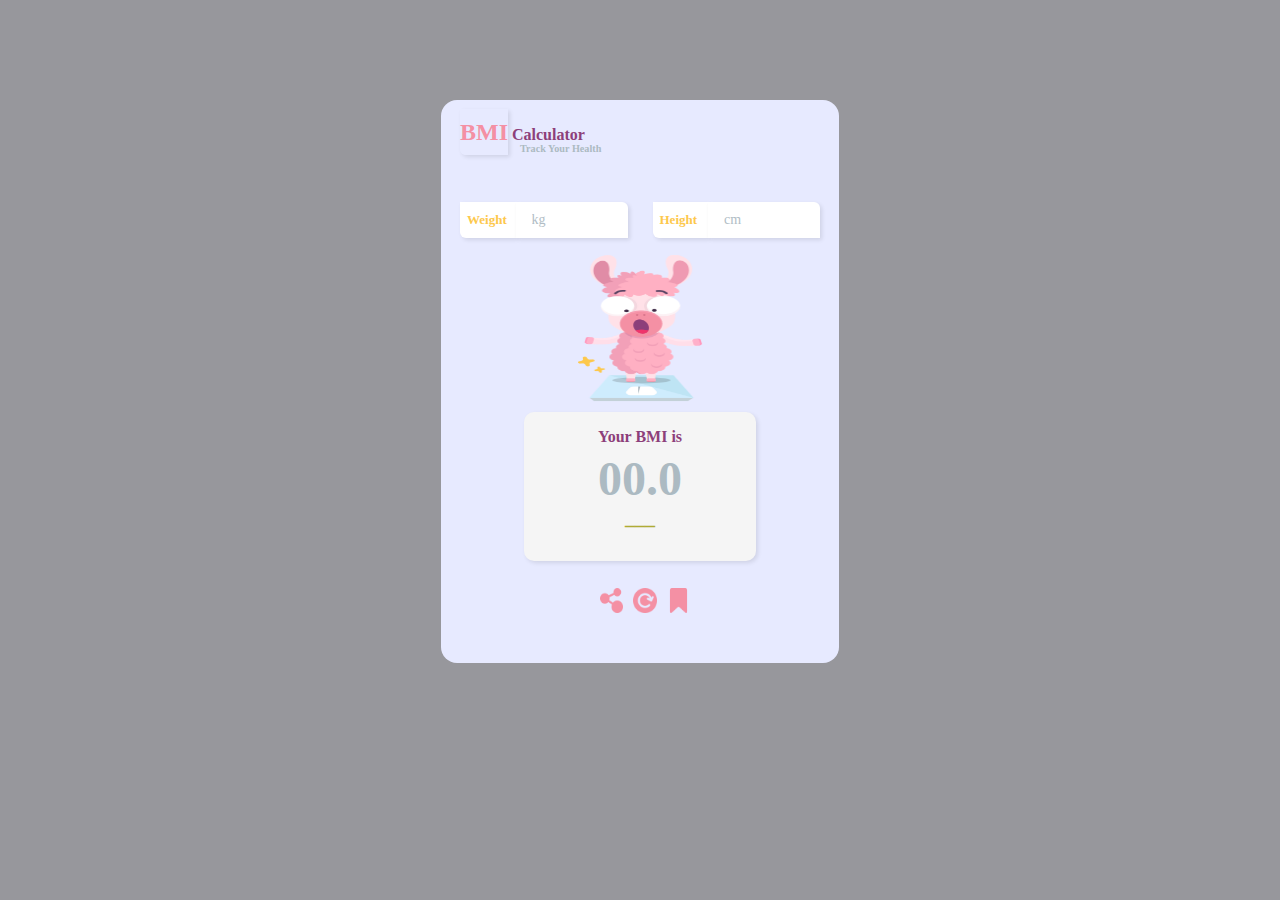
<file: BMI-Calculator/index.html>
<!DOCTYPE html>
<html lang="en">
  <head>
    <meta charset="UTF-8" />
    <meta http-equiv="X-UA-Compatible" content="IE=edge" />
    <meta name="viewport" content="width=device-width, initial-scale=1.0" />
    <link rel="stylesheet" href="style.css" />
    <title>Document</title>
  </head>
  <body>
    <div class="wrapper">
      <header>
        <h4><span class="title">BMI</span> Calculator</h4>
        <h5>Track Your Health</h5>
      </header>

      <section class="inputWrapper">
        <span for="weight">Weight</span>
        <input
          class="input1"
          type="tel"
          id="weight"
          name="weight"
          placeholder="kg"
        />
        <span for="height">Height</span>
        <input
          class="input2"
          type="tell"
          id="height"
          name="height"
          placeholder="cm"
        />
      </section>

      <div id="sticker-container"> 
        <img id="sticker" class="sticker" src="img/weight.png">
      </div>

      <section class="bmi">
        <h4 class="yourBmi">Your BMI is</h4>
        <h1 id="result">00.0</h1>
        <h4 id="range">___</h4>
      </section>

      <footer>
        <img class="actionButton" src="img/share (6).png" />
        <img
          class="actionButton"
          id="reloadButton"
          src="img/reloading (6).png"
        />
        <img class="actionButton" src="img/bookmark (6).png" />
      </footer>

      <div></div>
      <script src="script.js"></script>
    </div>
  </body>
</html>
</file>
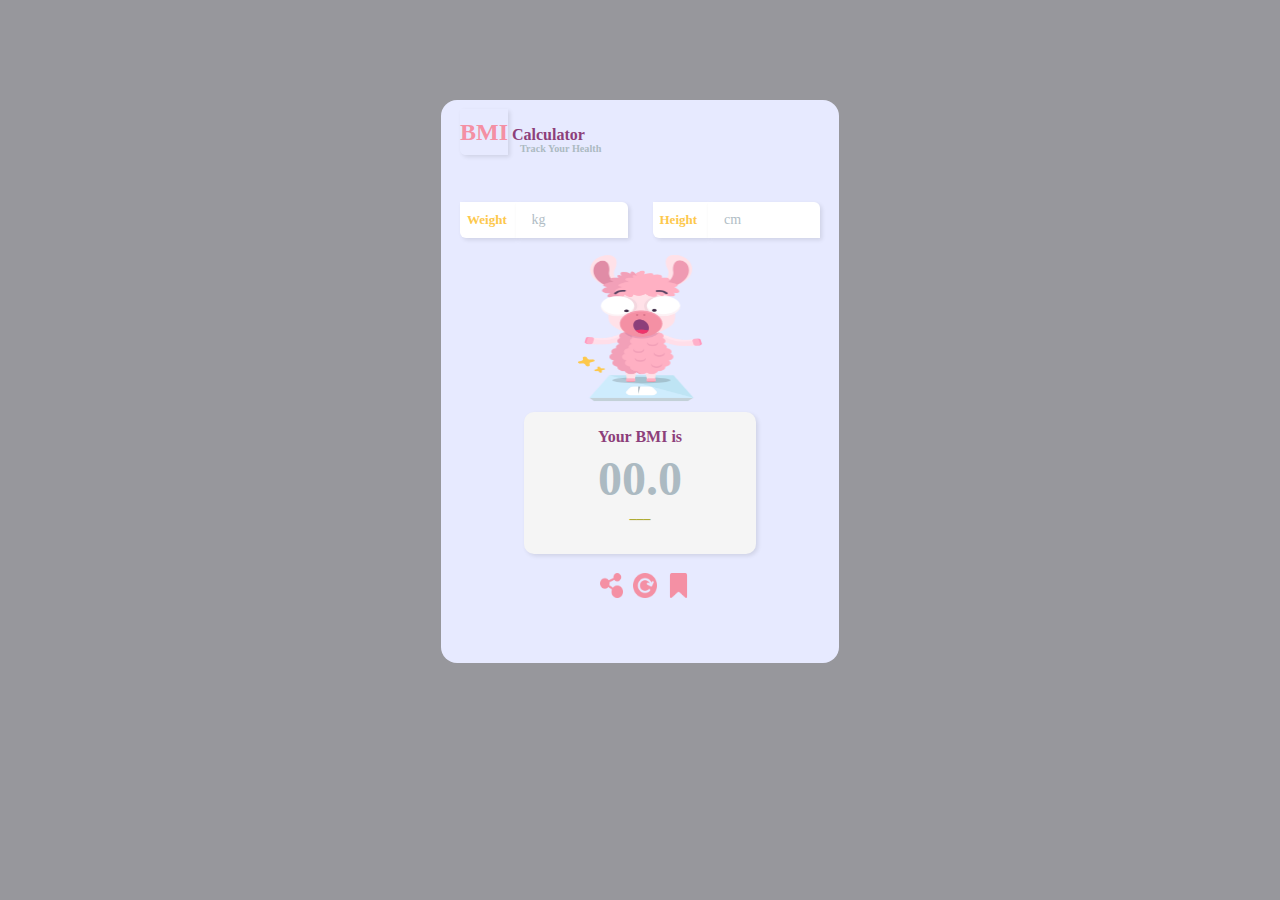
<file: BMI/index.html>
<!DOCTYPE html>
<html lang="en">
  <head>
    <meta charset="UTF-8" />
    <meta http-equiv="X-UA-Compatible" content="IE=edge" />
    <meta name="viewport" content="width=device-width, initial-scale=1.0" />
    <link rel="stylesheet" href="style.css" />
    <title>Document</title>
  </head>
  <body>
    <div class="wrapper">
      <header>
        <h4><span class="title">BMI</span> Calculator</h4>
        <h5>Track Your Health</h5>
      </header>

      <section class="inputWrapper">
        <span for="weight">Weight</span>
        <input
          class="input1"
          type="tel"
          id="weight"
          name="weight"
          placeholder="kg"
        />
        <span for="height">Height</span>
        <input
          class="input2"
          type="tell"
          id="height"
          name="height"
          placeholder="cm"
        />
      </section>

        <img class="sticker" src="img/weight.png">

      <section class="bmi">
        <h4 class="yourBmi">Your BMI is</h4>
        <h1 id="result">00.0</h1>
        <h4 id="range">___</h4>
      </section>

      <footer>
        <img class="actionButton" src="img/share (6).png" />
        <img
          class="actionButton"
          id="reloadButton"
          src="img/reloading (6).png"
        />
        <img class="actionButton" src="img/bookmark (6).png" />
      </footer>

      <div></div>
      <script src="script.js"></script>
    </div>
  </body>
</html>
</file>
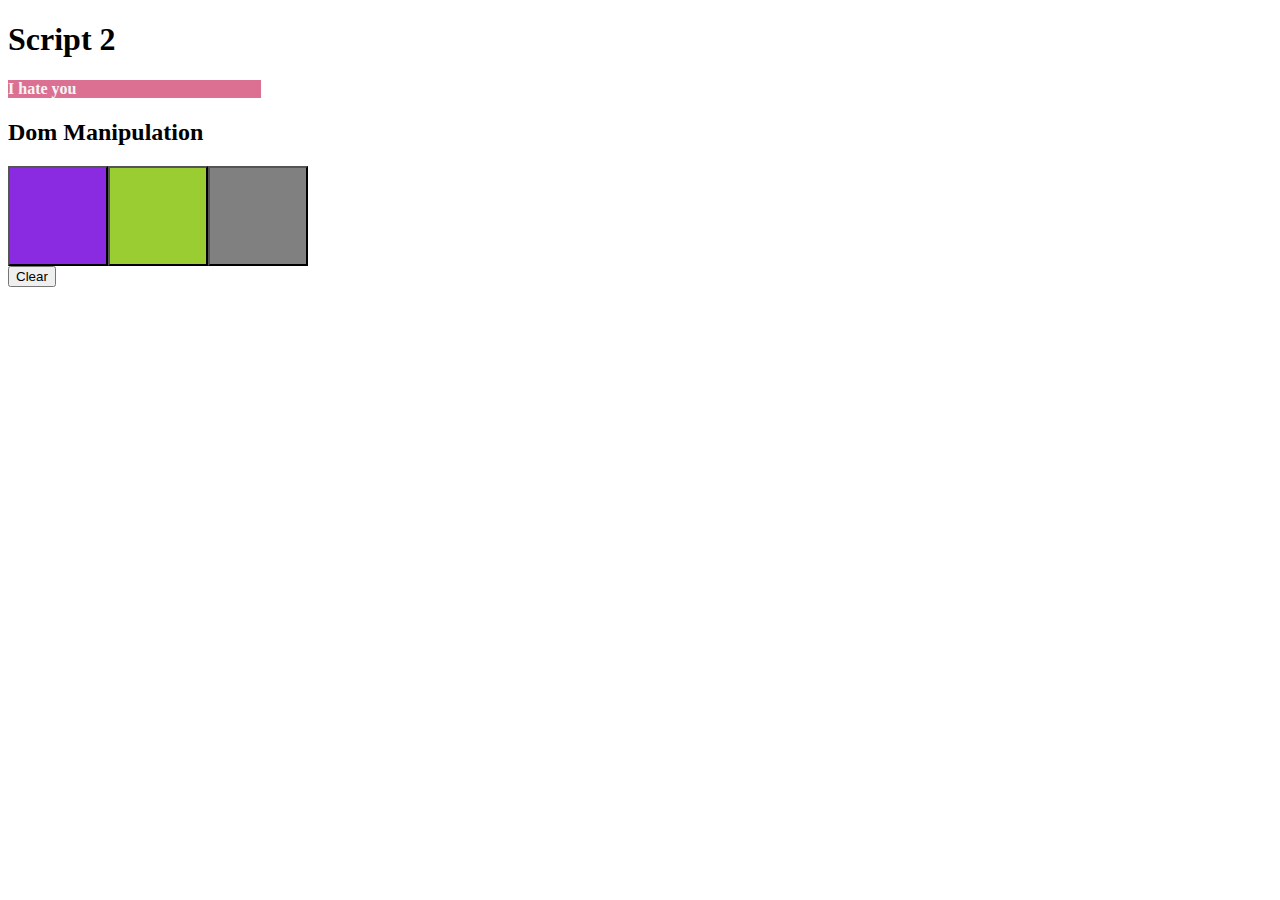
<file: color-counter/index.html>
<!DOCTYPE html>
<html lang="en">
<head>
    <meta charset="UTF-8">
    <meta http-equiv="X-UA-Compatible" content="IE=edge">
    <meta name="viewport" content="width=device-width, initial-scale=1.0">
    <title>Document</title>
</head>
<body>
    <h1>Script 2</h1>
    <div id="something" style="color: whitesmoke; width: 20%;"></div>
        <h2>Dom Manipulation</h2>
    </div>

    <div style="display: flex;">

        <button class="colorItem" id="blueviolet" style="width: 100px; height: 100px; background-color: blueviolet;" value="blueviolet"></button>

        <button class="colorItem" id="yellowgreen" style="width: 100px; height: 100px; background-color: yellowgreen;" value="yellowgreen"></button>

        <button class="colorItem" id="gray" style="width: 100px; height: 100px; background-color: gray;" value="gray"></button>
    </div>
    <button id="clearCount">Clear</button>


    <script src="script.js"></script>
</body>
</html>
</file>
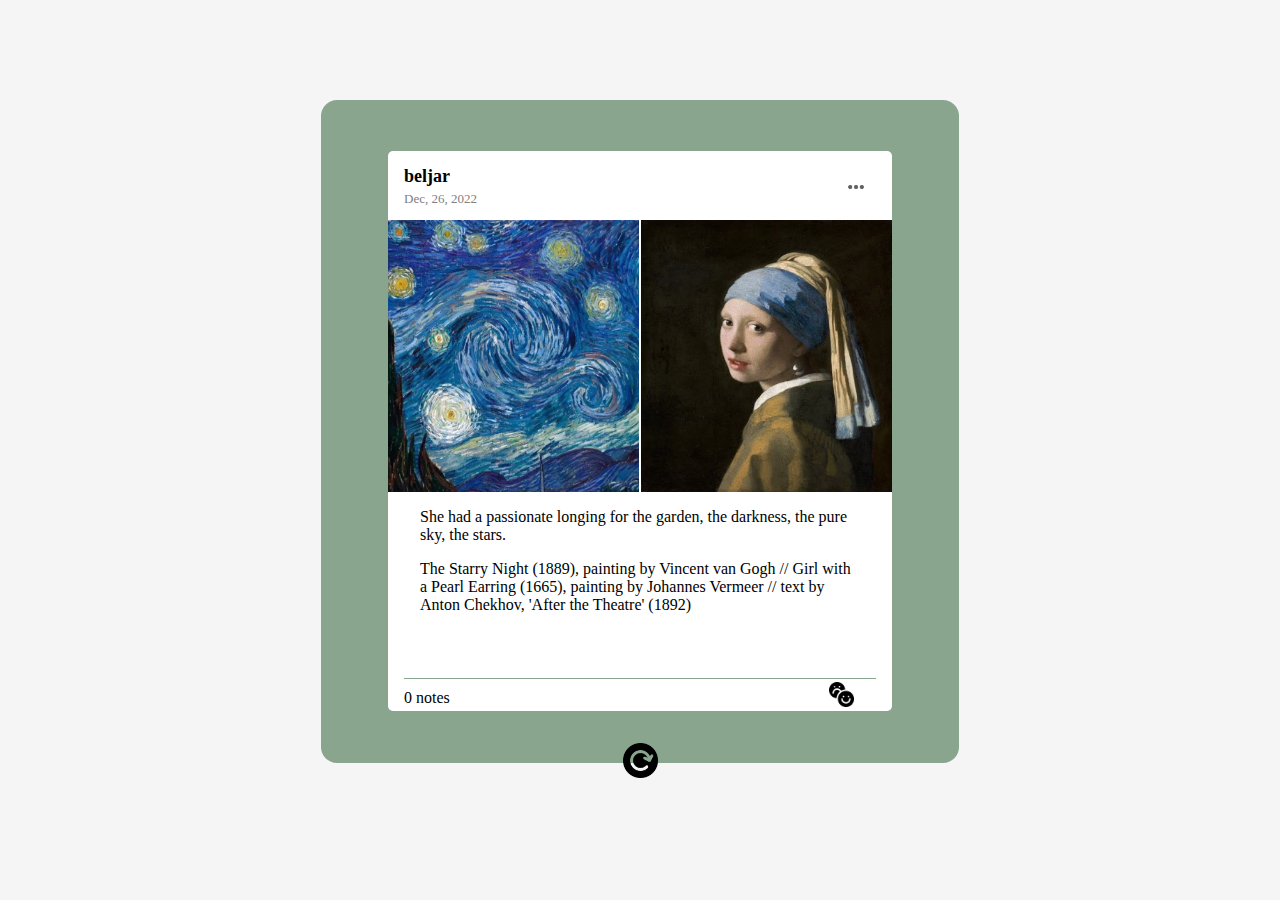
<file: reaction-bar/index.html>
<!DOCTYPE html>
<html lang="en">
<head>
    <meta charset="UTF-8">
    <meta http-equiv="X-UA-Compatible" content="IE=edge">
    <meta name="viewport" content="width=device-width, initial-scale=1.0">
    <link href="style.css" rel="stylesheet">
    <title>Document</title>
</head>
<body>
    <section class="wrapper">

        <div class="post">
            <header>
                <div class="right-header">
                    <h2 class="user-name">beljar</h2>
                    <p class="date">Dec, 26, 2022</p>
                </div>
                <img class="left-header" src="img/more.png">
            </header>

            <section class="images">
                <img class="image" src="img/tumblr_starynight.jpg">
                <img class="image" src="img/tumblr_girl.jpg">
            </section>

            <section class="text">
               <p>She had a passionate longing for the garden, the darkness, the pure sky, the stars.</p>
               <p>The Starry Night (1889), painting by Vincent van Gogh // Girl with a Pearl Earring (1665), painting by Johannes Vermeer // text by Anton Chekhov, 'After the Theatre' (1892)</p>
            </section>


        
            <footer class="reaction-bar" id="reaction-bar">

                <div class="right-footer">
                <span id="reaction-count">0 notes</span>
                </div>

                <div class="left-footer">
                    <img class="allReactions" src="img/allemotion.png">

                    <div class="hidden2">
                        <div class="reaction-wrapper">
                          <img src="img/love (1).png" class="reaction" alt="love" data-reaction="love" value="love">
                          <span class="icon-count" id="love-icon">0</span>
                        </div>
                        <div class="reaction-wrapper">
                          <img src="img/woww.png" class="reaction" alt="wow" data-reaction="wow" value="wow">
                          <span class="icon-count" id="wow-icon">0</span>
                        </div>
                        <div class="reaction-wrapper">
                          <img src="img/neutral.png" class="reaction" alt="neutral" data-reaction="neutral" value="neutral">
                          <span class="icon-count" id="neutral-icon">0</span>
                        </div>
                        <div class="reaction-wrapper">
                          <img src="img/angryy.png" class="reaction" alt="angry" data-reaction="angry" value="angry">
                          <span class="icon-count" id="angry-icon">0</span>
                        </div>
                        <div class="reaction-wrapper">
                          <img src="img/sad.png" class="reaction" alt="crying" data-reaction="crying" value="crying">
                          <span class="icon-count" id="crying-icon">0</span>
                        </div>
                        <div class="reaction-wrapper">
                          <img src="img/shyy.png" class="reaction" alt="shy" data-reaction="shy" value="shy">
                          <span class="icon-count" id="shy-icon">0</span>
                        </div>
                      </div>
                      

                </div>
            </footer>


    </div>

        <img src="img/reloading.png" id="resetButton">
    </section>

    <script src="reaction.js"></script>
</body>
</html>
</file>
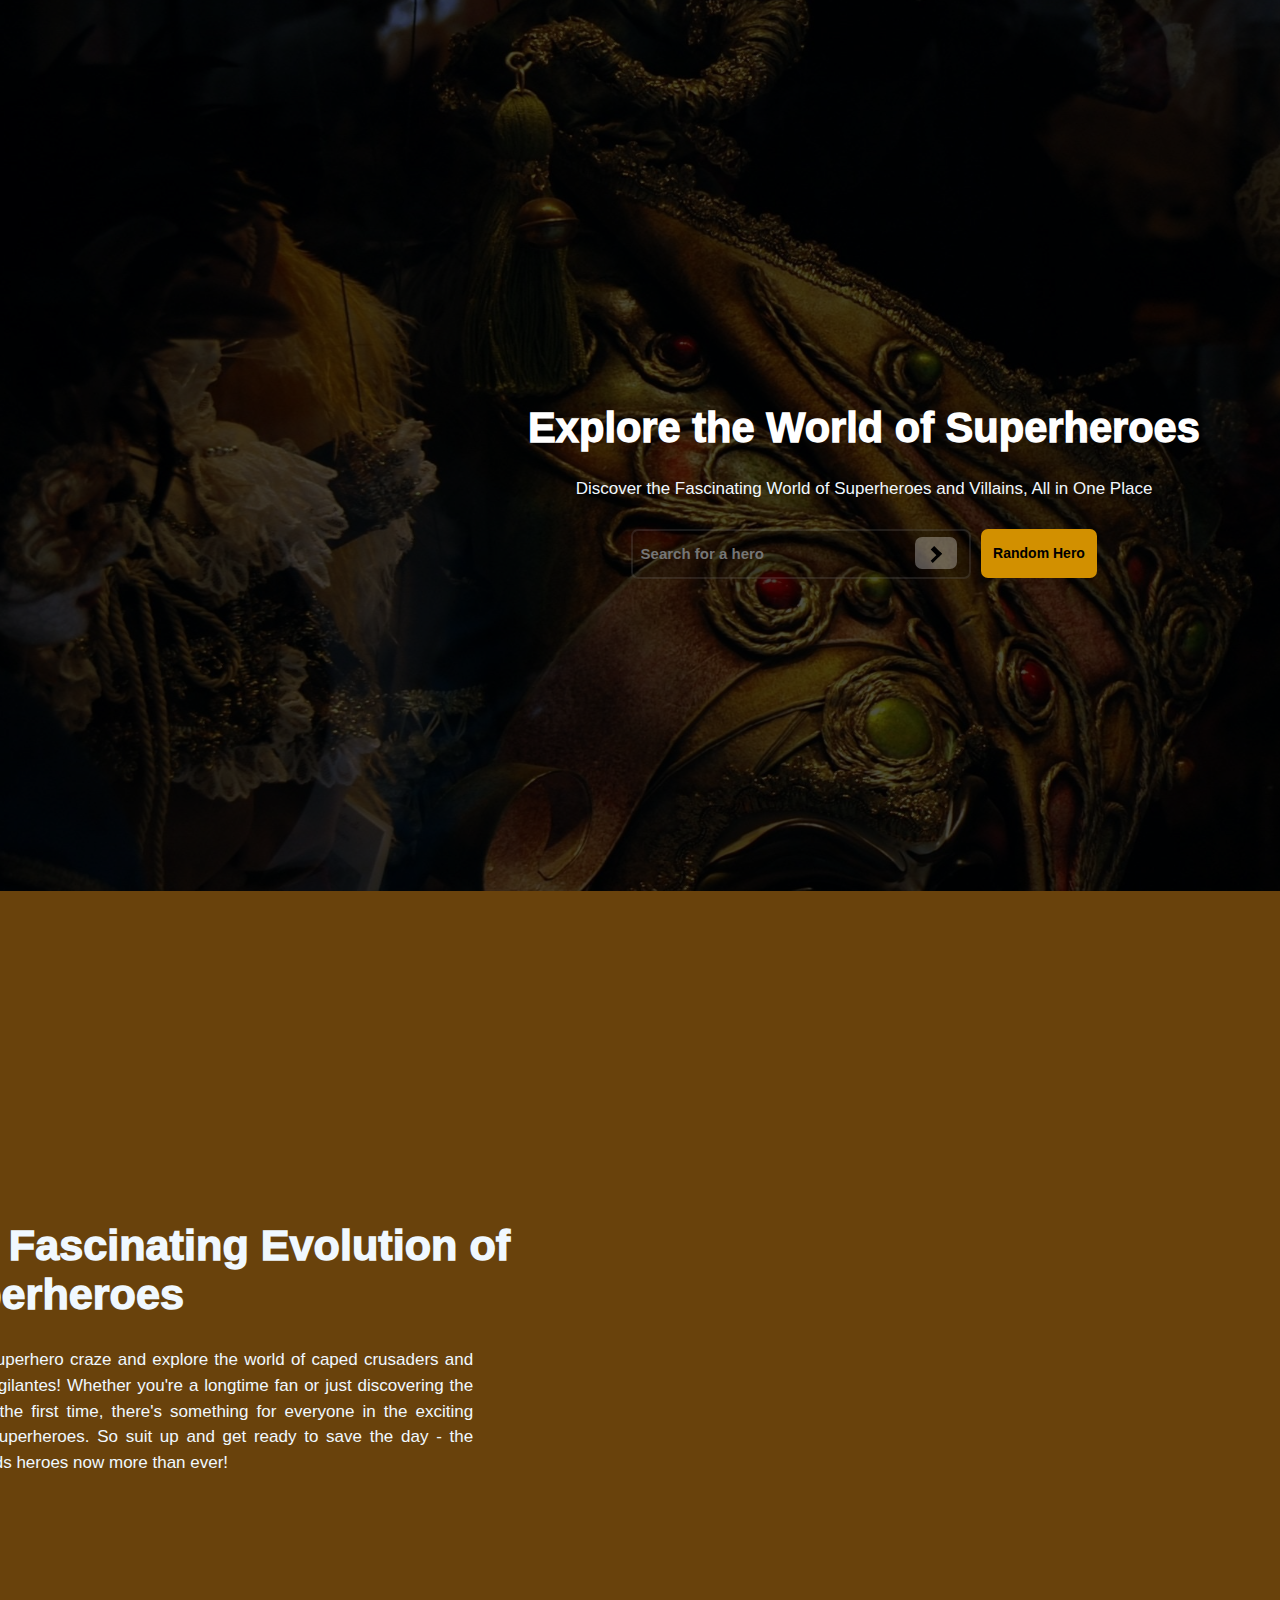
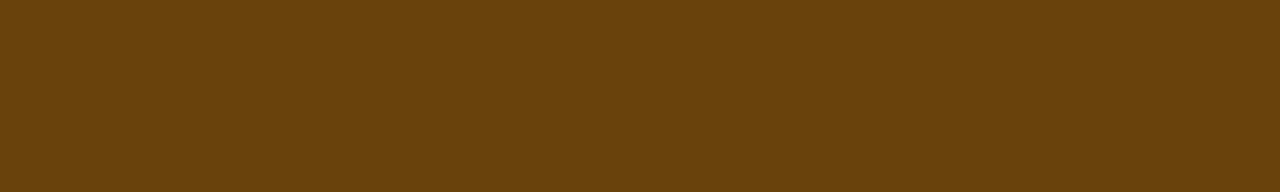
<file: Super-Hero-App/index.html>
<!DOCTYPE html>
<html lang="en">
<head>
    <meta charset="UTF-8">
    <meta http-equiv="X-UA-Compatible" content="IE=edge">
    <meta name="viewport" content="width=device-width, initial-scale=1.0">
    <link rel="stylesheet" href="style.css">
    <title>Document</title>
</head>
<body>
    <section class="section1">
        <img class="backgroundIMG" src="img/background-small.jpg">
        <div class="intro">

            <div class="toggleButton">
                <input type="checkbox" id="toggle"/>
                <label for="toggle"></label>
            </div>

            <h1 class="text1">Explore the World of Superheroes</h1>
            <p class="text2">Discover the Fascinating World of Superheroes and Villains, All in One Place</p>
        </div>

        <div class="inputButtons">
            <input type="text" name="userInput" id="userInput" placeholder="Search for a hero">
            <button class="searchButton" title="Search" disabled>
                <!-- <a href="hero.html" title="hero"> -->
                    <p class="arrowHolder"><i class="arrow"></i></p>
                </a>
            </button>
            <button class="randomHeroButton">Random Hero</button>
        </div>

        </br>
    </section>

    <section class="section2">
        <div class="lorem">
            <h1 class="titlep">The Fascinating Evolution of Superheroes</h1>
            
            <!-- <p class="p">From Superman's first appearance in Action Comics to the latest Marvel Cinematic Universe blockbuster, there's always something new to discover in the world of superheroes.</p> -->

            <!-- <p class="p"> it's not just about the epic battles and superhuman abilities. Superheroes are also symbols of hope, justice, and the human spirit. They inspire us to be our best selves and to fight for what's right, even in the face of overwhelming odds. Whether it's Batman's unwavering determination, Wonder Woman's fierce courage, or Spider-Man's relatable struggles, there's something in every hero that resonates with us on a deeper level.</p> -->
                
            <p class="p">Join the superhero craze and explore the world of caped crusaders and masked vigilantes! Whether you're a longtime fan or just discovering the genre for the first time, there's something for everyone in the exciting world of superheroes. So suit up and get ready to save the day - the world needs heroes now more than ever!
            </p>
        </div>
        <div class="slideHolder" id="output">
            <div class="ImageElement">
                <img src="" alt="">
            </div>
        </div>
        <!-- <img class="rightArrow" src="img/right-arrow.png">
        <img class="leftArrow" src="img/left-arrow.png"> -->


    </section>



    <script src="script.js"></script>
</body>
</html>
</file>
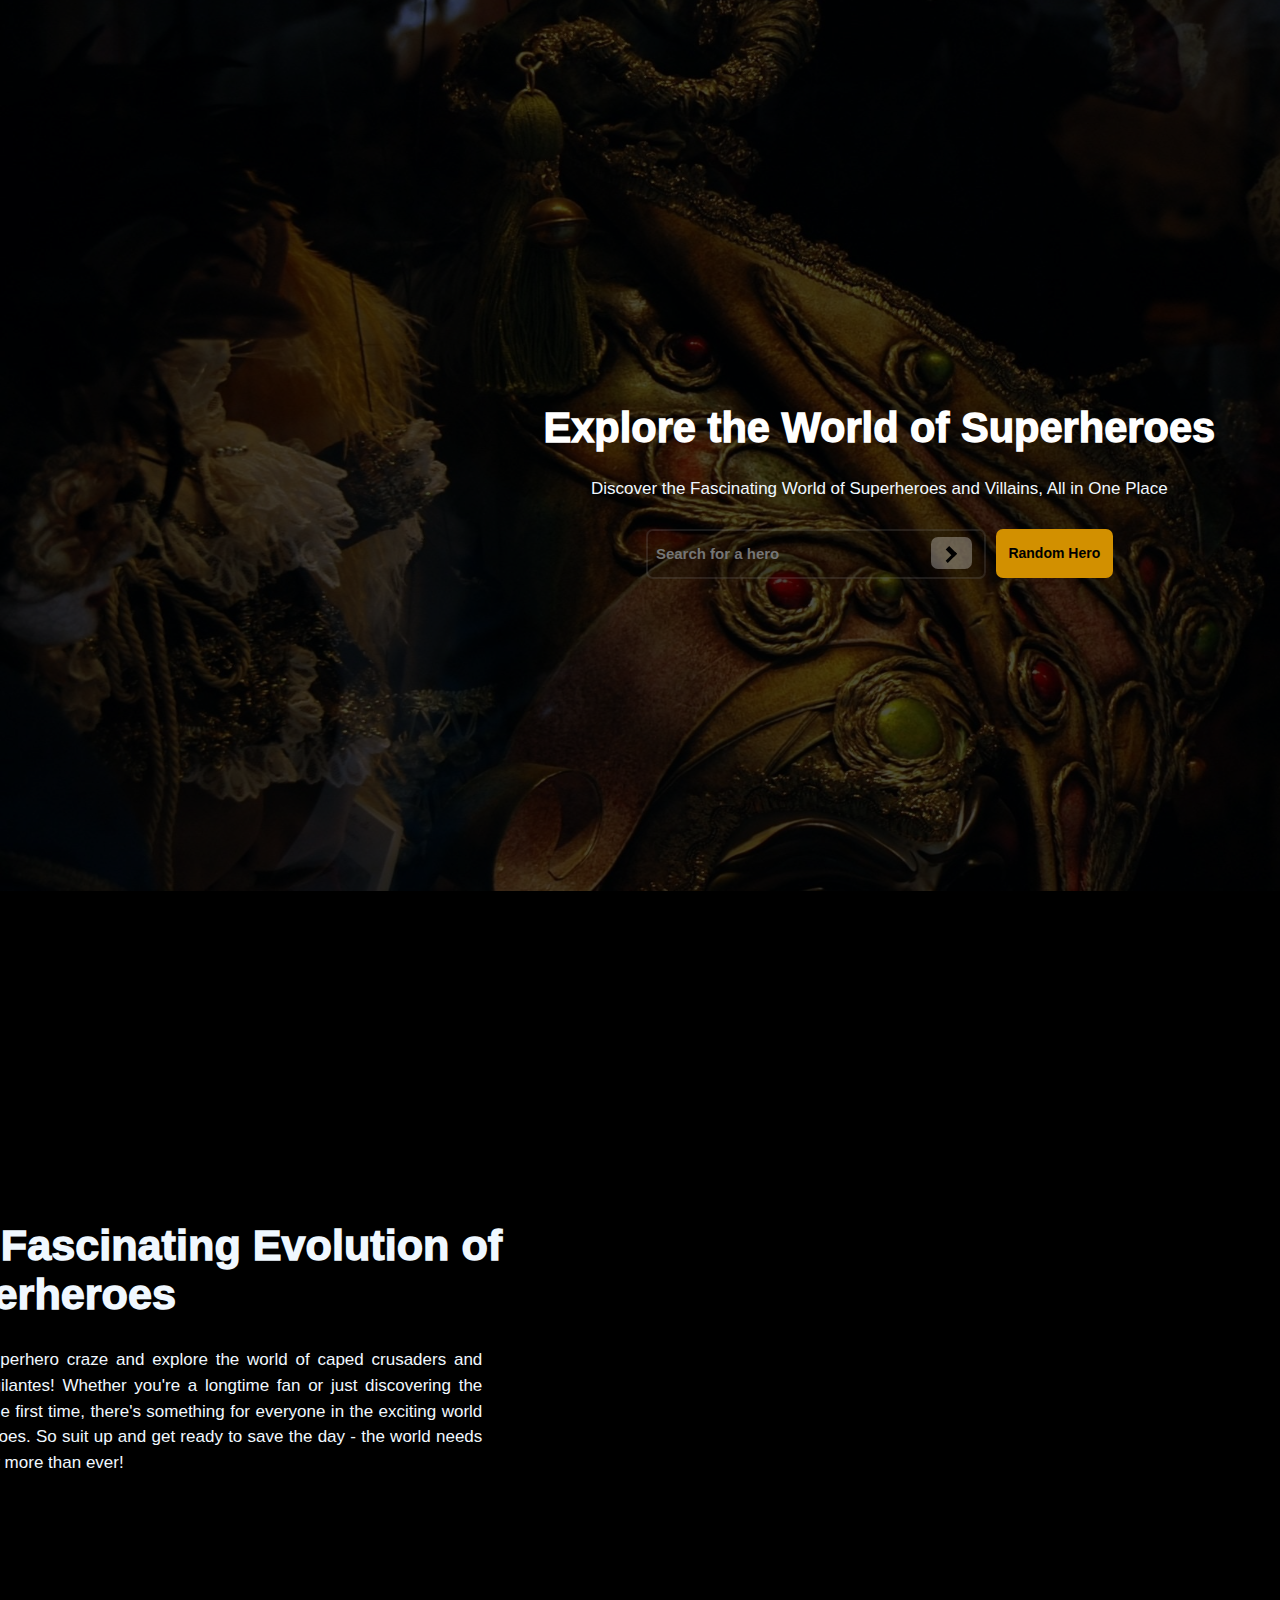
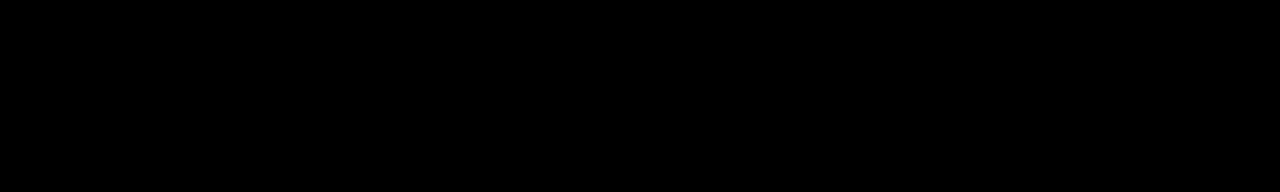
<file: Super-Hero/index.html>
<!DOCTYPE html>
<html lang="en">
<head>
    <meta charset="UTF-8">
    <meta http-equiv="X-UA-Compatible" content="IE=edge">
    <meta name="viewport" content="width=device-width, initial-scale=1.0">
    <link rel="stylesheet" href="style.css">
    <title>Document</title>
</head>
<body>
    <section class="section1">
        <img class="backgroundIMG" src="img/background-small.jpg">
        <div class="intro">
            <h1 class="text1">Explore the World of Superheroes</h1>
            <p class="text2">Discover the Fascinating World of Superheroes and Villains, All in One Place</p>
        </div>

        <div class="inputButtons">
            <input type="text" name="userInput" id="userInput" placeholder="Search for a hero">
            <button class="searchButton" title="Search" disabled>
                <!-- <a href="hero.html" title="hero"> -->
                    <p class="arrowHolder"><i class="arrow"></i></p>
                </a>
            </button>
            <button class="randomHeroButton">Random Hero</button>
        </div>

        </br>
    </section>

    <section class="section2">
        <div class="lorem">
            <h1 class="titlep">The Fascinating Evolution of Superheroes</h1>
            
            <!-- <p class="p">From Superman's first appearance in Action Comics to the latest Marvel Cinematic Universe blockbuster, there's always something new to discover in the world of superheroes.</p> -->

            <!-- <p class="p"> it's not just about the epic battles and superhuman abilities. Superheroes are also symbols of hope, justice, and the human spirit. They inspire us to be our best selves and to fight for what's right, even in the face of overwhelming odds. Whether it's Batman's unwavering determination, Wonder Woman's fierce courage, or Spider-Man's relatable struggles, there's something in every hero that resonates with us on a deeper level.</p> -->
                
            <p class="p">Join the superhero craze and explore the world of caped crusaders and masked vigilantes! Whether you're a longtime fan or just discovering the genre for the first time, there's something for everyone in the exciting world of superheroes. So suit up and get ready to save the day - the world needs heroes now more than ever!
            </p>
        </div>
        <div class="slideHolder" id="output">
            <div class="ImageElement">
                <img src="" alt="">
            </div>
        </div>
        <!-- <img class="rightArrow" src="img/right-arrow.png">
        <img class="leftArrow" src="img/left-arrow.png"> -->


    </section>



    <script src="script.js"></script>
</body>
</html>
</file>
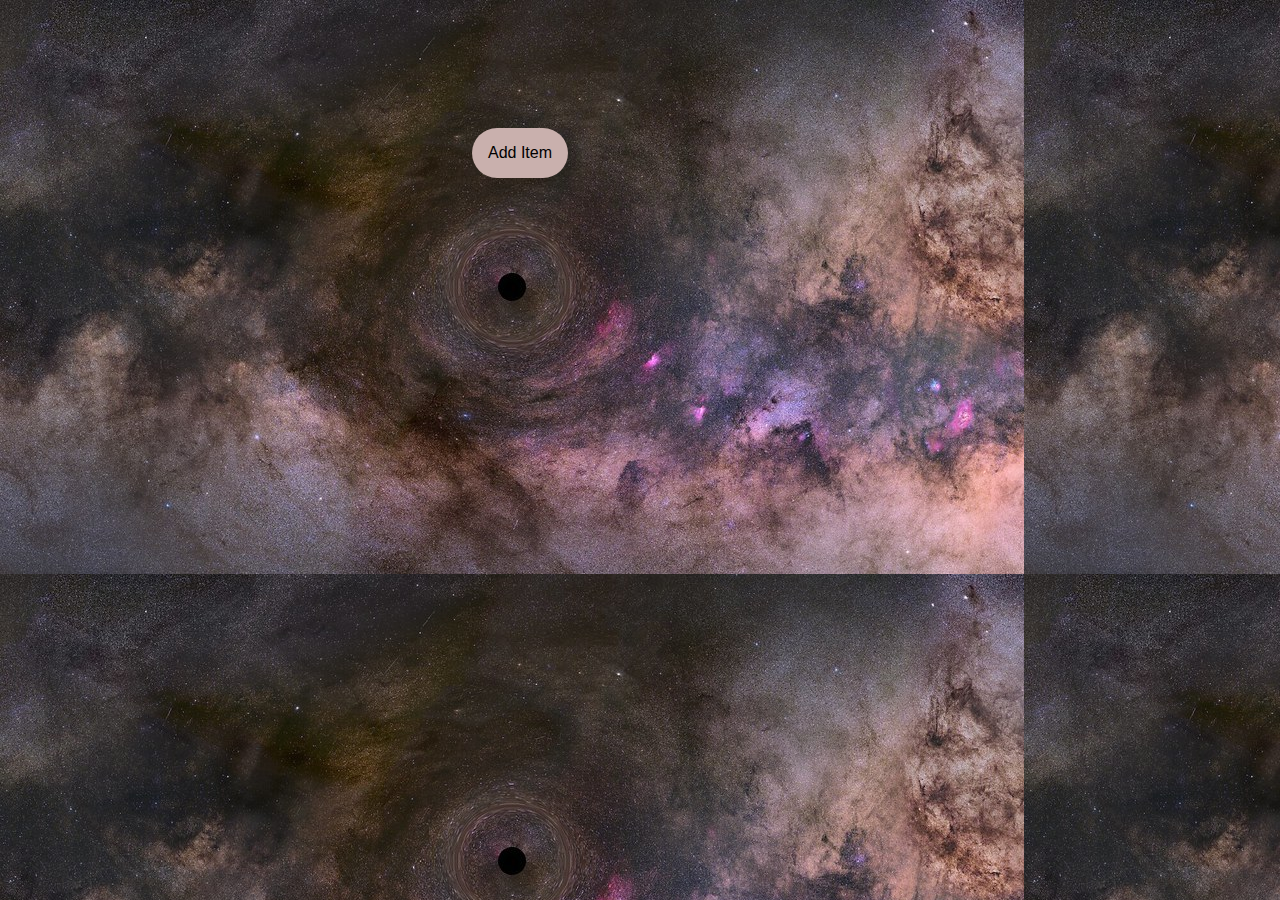
<file: dom-hid/login.html>
<!DOCTYPE html>
<html lang="en">
<head>
    <meta charset="UTF-8">
    <meta http-equiv="X-UA-Compatible" content="IE=edge">
    <meta name="viewport" content="width=device-width, initial-scale=1.0">
    <link rel="stylesheet" href="style.css">
    <title>Button</title>
</head>
<body>
    <script src="log.js"></script>
    <button id="btn" onclick="addToCart()">Add Item</button>
    <p id="cart-status" style="display: none;">Item added to black hole successfully!</p>
</body>
</html>
</file>
<file: BMI-Calculator/style.css>
body {
    background: #97979c;
  }
  
.wrapper {
    height: 525px;
    width: 360px;
    background: #e7eaff;
    border-radius: 1rem;
    padding: 1.2rem;
    margin: 100px auto;
  }


.title {
  font-family: 'Sigmar', cursive;
  color: #f490a4;
  background-color: #e7eaff;
  /* border: 1px solid gray; */
  padding-left: 0;
  font-weight: bolder;
  border: none;
  font-size: 1.5rem;
}

h4 {
  font-family: 'Sigmar', cursive;
  margin-top: 0;
  color: #8d3f7a;
}
h5 {
  margin-top: -24px;
  margin-left: 60px;
  font-size: 10.2px;
  color: #acbac2;
  font-family: 'Sigmar', cursive;
}


.inputWrapper {
  display: flex;
  margin-top: 3rem;
  /* border: 1px solid black; */
}

input {
  font-family: 'Vina Sans', cursive;
  color: #acbac2;
  box-shadow: 2px 2px 4px rgba(0, 0, 0, 0.1);
}
.inputWrapper input {
  width: 5rem;

  padding: 8px 16px;
  line-height: 20px;
  font-size: 14px;
  font-weight: 500;
  border-radius: 0px 6px 0px 0;
  border: none;
  color: #377D6A;
  background: white;
  outline: 0;
  /* border: 2px solid red; */
}
.input1 {
  margin-right:25px; /* add space between inputs */
}
span {
  width: 30%;
  padding: 10px 0 10px 7px;
  font-weight: 400;
  font-family: 'Sigmar', cursive;
  font-size: 13px;
  font-weight: bold;
  color: #fdc84c;
  background: white;
  border: 0;
  border-radius: 0px 0px 0px 6px;
  outline: 0;
  text-indent: 0px;
  box-shadow: 2px 2px 4px rgba(0, 0, 0, 0.1);
    /* border: 1px solid black; */
}

::-webkit-input-placeholder {
  color: #b1bdc5;
}

#sticker-container {
  /* border: 2px solid red; */
  margin-bottom: -55px;
}

.sticker {
  width: 70%;
  height: 150px;
  display: block;
  margin: 0 auto;
  margin-top: 15px;
  /* margin-bottom: -55px; */
  /* border: 1px solid red; */
  transition: transform 0.3s ease-in-out;
}
.sticker:hover {
  transform: scale(1.2);
}
.bmi {
  text-align: center;
  box-shadow: 2px 2px 4px rgba(0, 0, 0, 0.1);
  border-radius: 10px;
  margin: 4rem;
  margin-bottom: 1rem;
  background-color: #f5f5f5;
}
.yourBmi {
  padding-top: 1rem;
  margin-bottom: 5px;
  color: ##a7b6bd;
  font-family: 'Sigmar', cursive;
  
}

#result {
  color: #acbac2;
  font-family: 'Sigmar', cursive;
  font-size: 3rem;
  /* border: 1px solid green; */
  margin: 0;
 
}

#range {
  color: #afab34;
  /* border: 1px solid green; */
  /* margin-top: -1rem; */
  font-size: 20px;
  padding-bottom: 2rem;
}

footer {
  /* border: 1px solid #8d3f7a; */
  display: flex;
  /* border: 2px solid red;  */
  justify-content: center;
  margin-bottom: -rem;
}
.actionButton {
  width: 6.5%;
  height: 25px;
  margin-left: 10px;
  /* border-top: 1px solid #8d3f7a; */
  margin-top: 0;
  transition: transform 0.3s ease-in-out;
}
.actionButton:hover {
  transform: scale(1.25);
}


.hidden {
  display: none;
}
</file>
<file: BMI/style.css>
body {
    background: #97979c;
  }
  
.wrapper {
    height: 525px;
    width: 360px;
    background: #e7eaff;
    border-radius: 1rem;
    padding: 1.2rem;
    margin: 100px auto;
  }


header {
  /* border: 2px solid red; */
}

.title {
  font-family: 'Sigmar', cursive;
  color: #f490a4;
  background-color: #e7eaff;
  /* border: 1px solid gray; */
  padding-left: 0;
  font-weight: bolder;
  border: none;
  font-size: 1.5rem;
}

h4 {
  font-family: 'Sigmar', cursive;
  margin-top: 0;
  color: #8d3f7a;
}
h5 {
  margin-top: -24px;
  margin-left: 60px;
  font-size: 10.2px;
  color: #acbac2;
  font-family: 'Sigmar', cursive;
}


.inputWrapper {
  display: flex;
  margin-top: 3rem;
  /* border: 1px solid black; */
}

input {
  font-family: 'Vina Sans', cursive;
  color: #acbac2;
  box-shadow: 2px 2px 4px rgba(0, 0, 0, 0.1);
}
.inputWrapper input {
  width: 5rem;

  padding: 8px 16px;
  line-height: 20px;
  font-size: 14px;
  font-weight: 500;
  border-radius: 0px 6px 0px 0;
  border: none;
  color: #377D6A;
  background: white;
  outline: 0;
  /* border: 2px solid red; */
}
.input1 {
  margin-right:25px; /* add space between inputs */
}
span {
  width: 30%;
  padding: 10px 0 10px 7px;
  font-weight: 400;
  font-family: 'Sigmar', cursive;
  font-size: 13px;
  font-weight: bold;
  color: #fdc84c;
  background: white;
  border: 0;
  border-radius: 0px 0px 0px 6px;
  outline: 0;
  text-indent: 0px;
  box-shadow: 2px 2px 4px rgba(0, 0, 0, 0.1);
    /* border: 1px solid black; */
}

::-webkit-input-placeholder {
  color: #b1bdc5;
}

.sticker {
  width: 70%;
  height: 150px;
  display: block;
  margin: 0 auto;
  margin-top: 15px;
  margin-bottom: -55px;
  /* border: 1px solid red; */
  transition: transform 0.3s ease-in-out;
}
.sticker:hover {
  transform: scale(1.2);
}
.bmi {
  text-align: center;
  box-shadow: 2px 2px 4px rgba(0, 0, 0, 0.1);
  border-radius: 10px;
  margin: 4rem;
  margin-bottom: 1rem;
  background-color: #f5f5f5;
}
.yourBmi {
  padding-top: 1rem;
  margin-bottom: 5px;
  color: ##a7b6bd;
  font-family: 'Sigmar', cursive;
  
}

#result {
  color: #acbac2;
  font-family: 'Sigmar', cursive;
  font-size: 3rem;
  /* border: 1px solid green; */
  margin: 0;
 
}

#range {
  color: #afab34;
  /* border: 1px solid green; */
  /* margin-top: -1rem; */
  font-size: 14px;
  padding-bottom: 2rem;
}

footer {
  /* border: 1px solid #8d3f7a; */
  display: flex;
  /* border: 2px solid red;  */
  justify-content: center;
  margin-bottom: -rem;
}
.actionButton {
  width: 6.5%;
  height: 25px;
  margin-left: 10px;
  /* border-top: 1px solid #8d3f7a; */
  margin-top: 0;
  transition: transform 0.3s ease-in-out;
}
.actionButton:hover {
  transform: scale(1.25);
}


.hidden {
  display: none;
}


/*  */
</file>
<file: reaction-bar/style.css>
body {
    background: whitesmoke;
  }
  
.wrapper {
    height: 625px;
    width: 600px;
    background: #8aa58e;
    border-radius: 1rem;
    padding: 1.2rem;
    margin: 100px auto;
  }

.post {
    background-color: #ffffff;
    margin: 2rem 3rem;
    border-radius: 5px;
}

header {
    display: flex;
    justify-content: space-between;
}
.right-header {
    margin-left: 1rem;
}
.user-name {
    /* border: 1px solid gray; */
    font-size: 18px;
}
.date {
    /* border: 1px solid gray; */
    font-size: 13px;
    color: gray;
    margin-top: -0.7rem;
}

.left-header {
    max-width: 18px;
    max-height: 18px;
    margin-right: 1.7rem;
    margin-top: 1.7rem;
}
.images {
    display: flex;
    justify-content: space-between;
    /* border: 1px solid red; */
}
.image {
    width: 49.9%;
    height: 17rem;
    transition: transform 0.3s ease-in-out;
}
.image:hover {
    transform: scale(1.1);
    border-radius: 5px;
}

.text {
    /* border: 1px solid green; */
    margin: 0px 2rem 4rem;
}





#reaction-bar {
    padding-top: 2rem;
    display: flex;
    margin: 0 1rem;
    border-top: 1px solid #8aa58e;
}
.left-footer {
    margin-left: 9rem;
    margin-top: -29px;
    /* border: 1px solid black; */
}
.right-footer {
    margin-top: -22px;
    /* border: 1px solid #8aa58e; */
}




.hidden1 {
    border: 1px solid black;
    margin-top: -90px;
    justify-content: end;
}


.icon-count {
    margin-right: 20px;
    padding-left: px;
  }
.icon-count:last-child {
    margin-right: 0;
  }

.hidden2 {
    margin-left: 6rem;
    margin-top: -4.4rem;
    box-shadow: 4px 4px 4px 4px rgba(0, 0, 0, 0.2);
    border-radius: 100px;
    /* padding-left: 1px; */
    width: 28%;
    position: absolute;
    display: none;
}
.hidden2.show {
    display: block;
}
.reaction {
    width: 25px;
    height: 25px;
    transition: transform 0.3s ease-in-out;
}

.reaction:hover {
    transform: scale(1.25);

}
.reaction-wrapper {
    position: relative;
    display: inline-block;
  }

  /* set the span to have a default display property of none. Then, use CSS :hover pseudo-class to show the span when the image is hovered.  */
  .reaction-wrapper .icon-count {
    position: absolute;
    top: -30px;
    left: 50%;
    transform: translateX(-50%);
    background-color: #ffffff;
    box-shadow: 2px 2px 2px 1px rgba(0, 0, 0, 0.2);
    border-radius: 30px;
    padding: 2px 9px;
    z-index: 1;
    display: none;
  }
  
  .reaction-wrapper:hover .icon-count {
    display: inline-block;
  }
/* END */




.allReactions {
    width: 25px;
    height: 25px;
    transition: transform 0.3s ease-in-out;
    margin-left: 14.7rem;
}
.allReactions:hover {
    transform: scale(1.25);
    
}

.allReactions:hover ~ .hidden2 {
    display: block;
}

#resetButton {
    width: 35px;
    height: 35px;
    display: block;
    margin: 0.2px auto;
    transition: transform 0.3s ease-in-out;
}
#resetButton:hover {
    transform: scale(1.25);
}
</file>
<file: Super-Hero-App/style.css>
body {
  /* background-color: hsl(35, 80%, 35%); */
  background-color: black;
  height: 100vh;
  color: white;
}

.section1 {
  /* background-color: black; */
  height: 100vh;
  width: 192vh;
  color: aliceblue;
  margin: -0.5rem;
  padding: 0;

  display: flex;
  flex-direction: column;
  justify-content: center;
  align-items: center;
}
.backgroundIMG {
  height: 100vh;
  width: 195vh;
  filter: brightness(30%);
  position: relative;
  padding-left: 0.5rem;
}

.intro {
  text-align: center;
  margin-bottom: 0.5rem;
  position: absolute;
}
.text1 {
  font-size: 2.6rem;
  font-family: "Circular Bold", plexeina-bold, Helvetica, sans-serif;
  font-weight: 1000;
  color: white !important;
}
.text2 {
  font-family: Gotham Rounded SSm, Arial, sans-serif;
  font-weight: 540;
  font-size: 17px;
  /* font-family: "Circular Bold",plexeina-bold,Helvetica, */
}
.inputButtons {
  display: flex;
  /* border: 1px solid red; */
  position: absolute;
  margin-top: 13rem;
}
#userInput {
  font-size: 15px;
  font-weight: 700;
  border-radius: 7px;
  width: 20rem;
  line-height: 30px;
  padding: 0.5rem;
  outline: 0;
  color: inherit;
  background-color: rgba(0, 0, 0, 0.2);
  border: 2px solid rgba(255, 255, 255, 0.1);
  /* box-shadow: 0 0 0 2px red, 0 0 0 4px blue; */
}

#userInput:hover {
  box-shadow: 0 0 0 4px rgba(0, 0, 0, 0.5);
  background-color: rgba(0, 0, 0, 0.5);
}
.searchButton {
  height: 2rem;
  width: 2.6rem;
  position: absolute;
  margin-top: 0.5rem;
  margin-left: 17.8rem;
  outline: 0;
  border: none;
  border-radius: 7px;
  background-color: rgba(255, 255, 255, 0.3);
}

.searchButton:hover {
  transform: scale(1.09);
}
.arrow {
  transform: rotate(-45deg);
  -webkit-transform: rotate(-45deg);
  border: solid black;
  border-width: 0 5px 3px 0;
  display: inline-block;
  padding: 4px;
  margin-top: 5px;
  margin-right: 5px;
}
.arrowHolder {
  /* border: 1px solid red; */
  display: inline;
  margin-top: 3px;
}
.randomHeroButton {
  font-weight: bold;
  border-radius: 7px;
  width: 7.3rem;
  border: none;
  margin-left: 10px;
  height: 3.06rem;
  background-color: #d29000;
  font-size: 15x;
  font-family: "Heebo", sans-serif;
  font-size: 14px;
  font-family: "Circular Bold", plexeina-bold, Helvetica, sans-serif;
}
.randomHeroButton:hover {
  background-color: #c67c00;
  transform: scale(1.01);
}

.section2 {
  /* background-color: #69420C; */
  height: 100vh;
  color: aliceblue;
  margin: 0;
  padding: 0;
  margin-left: -0.5rem;
  margin-right: -0.5rem;

  display: flex;
  flex-direction: row;
  justify-content: center;
  align-items: center;
  /* border: 1px solid blue; */
}

.slideHolder {
  text-align: center;
  width: 100vh;
  height: 60vh;
  overflow: visible;

  /* border-radius: 5px;
    box-shadow: 0px 4px 10px rgba(0, 0, 0, 0.3); */
  overflow-x: scroll; /*slide*/
  /* white-space: nowrap; */
  padding: 0.8rem 0.8rem 0.4rem 0.8rem;
  /* background-color: #69420C; */
  text-align: center;

  margin-right: -9rem;
  margin-top: -2rem;
}
.slideHolder::after {
  /* content: ''; */
  position: absolute;
  left: 0;
  top: 0;
}

.slideHolder::-webkit-scrollbar {
  height: 7px; /* height of the scrollbar */
  width: 7px; /* width of the scrollbar */
  /* border: 1px solid  rgba(0, 0, 0, 0.3); */
  /* display: none; */
}

.slideHolder::-webkit-scrollbar-thumb {
  background-color: rgb(255, 255, 255, 0.2); /* color of the thumb */
  border-radius: 10px; /* roundness of the thumb */
  /* display: none; */
}
.slideHolder::-webkit-scrollbar-thumb:hover {
  background-color: white;
}
.slideHolder::-webkit-scrollbar-track {
  background-color: #ddd; /* color of the track */
  display: none;
}

.ImageElement {
  display: flex;
  margin-top: 4rem;
}

.multipleHeroesImg {
  height: 330px;
  width: 220px;
  border-radius: 20px;
  margin-left: 1.4rem;
  transition: transform 0.3s ease;
  border: 2px solid white;
  filter: brightness(50%);
  z-index: 1;
}
.multipleHeroesImg:first-child {
  margin-left: -0.6rem;
}
.multipleHeroesImg:hover {
  transform: scale(1.06);
  cursor: pointer;
  /* box-shadow: 0 0 0 2px rgba(255, 255, 255, 1); */
}

.lorem {
  /* border: 5px solid red; */
  width: 75vh;
  margin-right: 1px;
  margin-left: -5rem;
}
.titlep {
  font-size: 2.7rem;
  font-family: "Circular Bold", plexeina-bold, Helvetica, sans-serif;
  font-weight: 1000;
}
.p {
  font-family: Gotham Rounded SSm, Arial, sans-serif;
  /* font-weight: 540; */
  font-size: 17px;
  line-height: 1.6rem;
  text-align: justify;
  padding-right: 5rem;
}

/* .rightArrow {
    width: 5rem;
    height: 50px;
    margin-top: 27rem;
    position: absolute;
    margin-right: -45rem;
}
.leftArrow {
    width: 5rem;
    height: 50px;
    margin-top: 27rem;
    margin-left: 32rem;
    position: absolute;
} */

/* TOGGLE BOTTON */

.toggleButton {
  position: absolute;
  margin-top: 26.5rem;
  margin-left: 61rem;
}

input[type="checkbox"] {
  visibility: hidden;
  &:checked + label {
    /* transform: rotate(360deg); */
    background-color: rgba(255, 255, 255, 0.3);
    &:before {
      transform: translateX(22px);
      background-color: black;
    }
  }
}

label {
  display: flex;
  width: 63px;
  height: 37px;
  border-radius: 99em;
  position: relative;
  cursor: pointer;
  transition: transform 0.75s ease-in-out;
  transform-origin: 50% 50%;
  cursor: pointer;
  background-color: rgba(255, 255, 255, 0.3);

  &:before {
    transition: transform 0.7s ease-in-out;
    transition-delay: 0.1s;
    content: "";
    display: block;
    position: absolute;
    width: 28px;
    height: 28px;
    border-radius: 50%;
    top: 4px;
    left: 7px;
  }
}

/* END */

/* Light mode styles */
body {
  background-color: #69420c;
  color: #000000;
  transition: background-color 0.7s ease-out;
}

.toggleButton label:before {
  background-color: white;
}

.toggleButton label {
  border-color: #000000;
}

/* Dark mode styles */
body.dark-mode {
  background-color: #000000;
  color: #ffffff;
  transition: background-color 0.5s ease-out;
}

/* .toggleButton */

/* END */
</file>
<file: Super-Hero/style.css>
body {
    /* background-color: hsl(35, 80%, 35%); */
    background-color: black;
    height: 100vh;
    color: white;
}

.section1 {
    background-color: black;
    height: 100vh;
    width: 195.4vh;
    color: aliceblue;
    margin: -0.5rem;
    padding: 0;

    display: flex;
    flex-direction: column;
    justify-content: center;
    align-items: center;
}
.backgroundIMG {
    height: 100vh;
    width: 195.4vh;
    filter: brightness(30%);
    position: relative;
}

.intro {
    text-align: center;
    margin-bottom: 0.5rem;
    position: absolute;
}
.text1 {
    font-size: 2.6rem;
    font-family: "Circular Bold",plexeina-bold,Helvetica,sans-serif;
    font-weight: 1000;
    color: white !important;
   
}
.text2 {
    font-family: Gotham Rounded SSm,Arial,sans-serif;
    font-weight: 540;
    font-size: 17px;
    /* font-family: "Circular Bold",plexeina-bold,Helvetica, */
}
.inputButtons {
    display: flex;
    /* border: 1px solid red; */
    position: absolute;
    margin-top: 13rem;
}
#userInput {
    font-size: 15px;
    font-weight: 700;
    border-radius: 7px;
    width: 20rem;
    line-height: 30px;
    padding: 0.5rem;
    outline: 0;
    color: inherit;
    background-color: rgba(0, 0, 0, 0.2);
    border: 2px solid rgba(255, 255, 255, 0.1);
    /* box-shadow: 0 0 0 2px red, 0 0 0 4px blue; */
}

#userInput:hover {
    box-shadow: 0 0 0 4px rgba(0, 0, 0, 0.5);
    background-color: rgba(0, 0, 0, 0.5);
}
.searchButton {
    height: 2rem;
    width: 2.6rem;
    position: absolute;
    margin-top: 0.5rem;
    margin-left: 17.8rem;
    outline: 0;
    border: none;
    border-radius: 7px;
    background-color: rgba(255, 255, 255, 0.3);
    
}

.searchButton:hover {
    transform: scale(1.09);
}
.arrow {
    transform: rotate(-45deg);
    -webkit-transform: rotate(-45deg);
    border: solid black;
    border-width: 0 5px 3px 0;
    display: inline-block;
    padding: 4px;
    margin-top: 5px;
    margin-right: 5px;
  }
  .arrowHolder {
    /* border: 1px solid red; */
    display: inline;
    margin-top: 3px;
  }
.randomHeroButton {
    font-weight: bold;
    border-radius: 7px;
    width: 7.3rem;
    border: none;
    margin-left: 10px;
    height: 3.06rem;
    background-color: #d29000;
    font-size: 15x;
    font-family: 'Heebo', sans-serif;
    font-size: 14px;
    font-family: "Circular Bold",plexeina-bold,Helvetica,sans-serif;
}
.randomHeroButton:hover {
    background-color: #c67c00;
    transform: scale(1.01);
}

.section2 {
    background-color:black;
    height: 100vh;
    color: aliceblue;
    margin: 0;
    padding: 0;
    margin-left: -1rem;
    margin-right: -1rem;
 
    display: flex;
    flex-direction: row;
    justify-content: center;
    align-items: center;
    /* border: 1px solid blue; */
}

.slideHolder {
   
    text-align: center;
    width: 100vh;
    height: 60vh;
    overflow: visible;
  
    /* border-radius: 5px;
    box-shadow: 0px 4px 10px rgba(0, 0, 0, 0.3); */
    overflow-x: scroll; /*slide*/
    /* white-space: nowrap; */
    padding: 0.8rem 0.8rem 0.4rem 0.8rem;
    background-color:black;
    text-align: center;

    margin-right: -10.5rem;
    margin-top: -2rem;
}
.slideHolder::after {
    /* content: ''; */
    position: absolute;
    left: 0;
    top: 0;
    
}

.slideHolder::-webkit-scrollbar {
    height: 7px; /* height of the scrollbar */
    width: 7px; /* width of the scrollbar */
    /* border: 1px solid  rgba(0, 0, 0, 0.3); */
    /* display: none; */
}

.slideHolder::-webkit-scrollbar-thumb {
    background-color: rgb(255, 255, 255, 0.2); /* color of the thumb */
    border-radius: 10px; /* roundness of the thumb */
    /* display: none; */
}
.slideHolder::-webkit-scrollbar-thumb:hover {
    background-color: white;
}
.slideHolder::-webkit-scrollbar-track {
    background-color: #ddd; /* color of the track */
    display: none;
}

.ImageElement {
    display: flex;
    margin-top: 4rem;
}

.multipleHeroesImg {
    height: 330px;
    width: 220px;
    border-radius: 20px;
    margin-left: 1.4rem;
    transition: transform 0.3s ease;
    border: 1px solid white;
    filter: brightness(50%);
}
.multipleHeroesImg:first-child {
    margin-left: -0.6rem;
}
.multipleHeroesImg:hover {
    transform: scale(1.04);
    cursor: pointer;
    /* box-shadow: 0 0 0 2px rgba(255, 255, 255, 1); */
}

.lorem {
    /* border: 5px solid red; */
    width: 75vh;
    margin-right: 1px;
    margin-left: -5rem;
}
.titlep{
    font-size: 2.7rem;
    font-family: "Circular Bold",plexeina-bold,Helvetica,sans-serif;
    font-weight: 1000;
}
.p {
    font-family: Gotham Rounded SSm,Arial,sans-serif;
    /* font-weight: 540; */
    font-size: 17px;
    line-height: 1.6rem;
    text-align: justify;
    padding-right: 5rem;
}

.rightArrow {
    width: 5rem;
    height: 50px;
    margin-top: 27rem;
    position: absolute;
    margin-right: -45rem;
}
.leftArrow {
    width: 5rem;
    height: 50px;
    margin-top: 27rem;
    margin-left: 32rem;
    /* margin-right: -30rem; */
    position: absolute;
}
</file>
<file: dom-hid/style.css>
body {
    background-image: url(./tumblr.jpg);
}
button {
    display: block;
    margin: 8rem 29rem;
    font-size: 1rem;
	border: none;
	padding: 1rem 1rem;
	border-radius: 100px;
	background-color: #c9b0ad;
}
#cart-status {
    /* background-color: rgba(0, 0, 0, 0.5); */
    color: aliceblue;
    margin: 8rem 27rem;
    display: block;
    padding: 1rem;
    justify-content: center;
    text-align: center;
    width: 10%;
}
</file>
